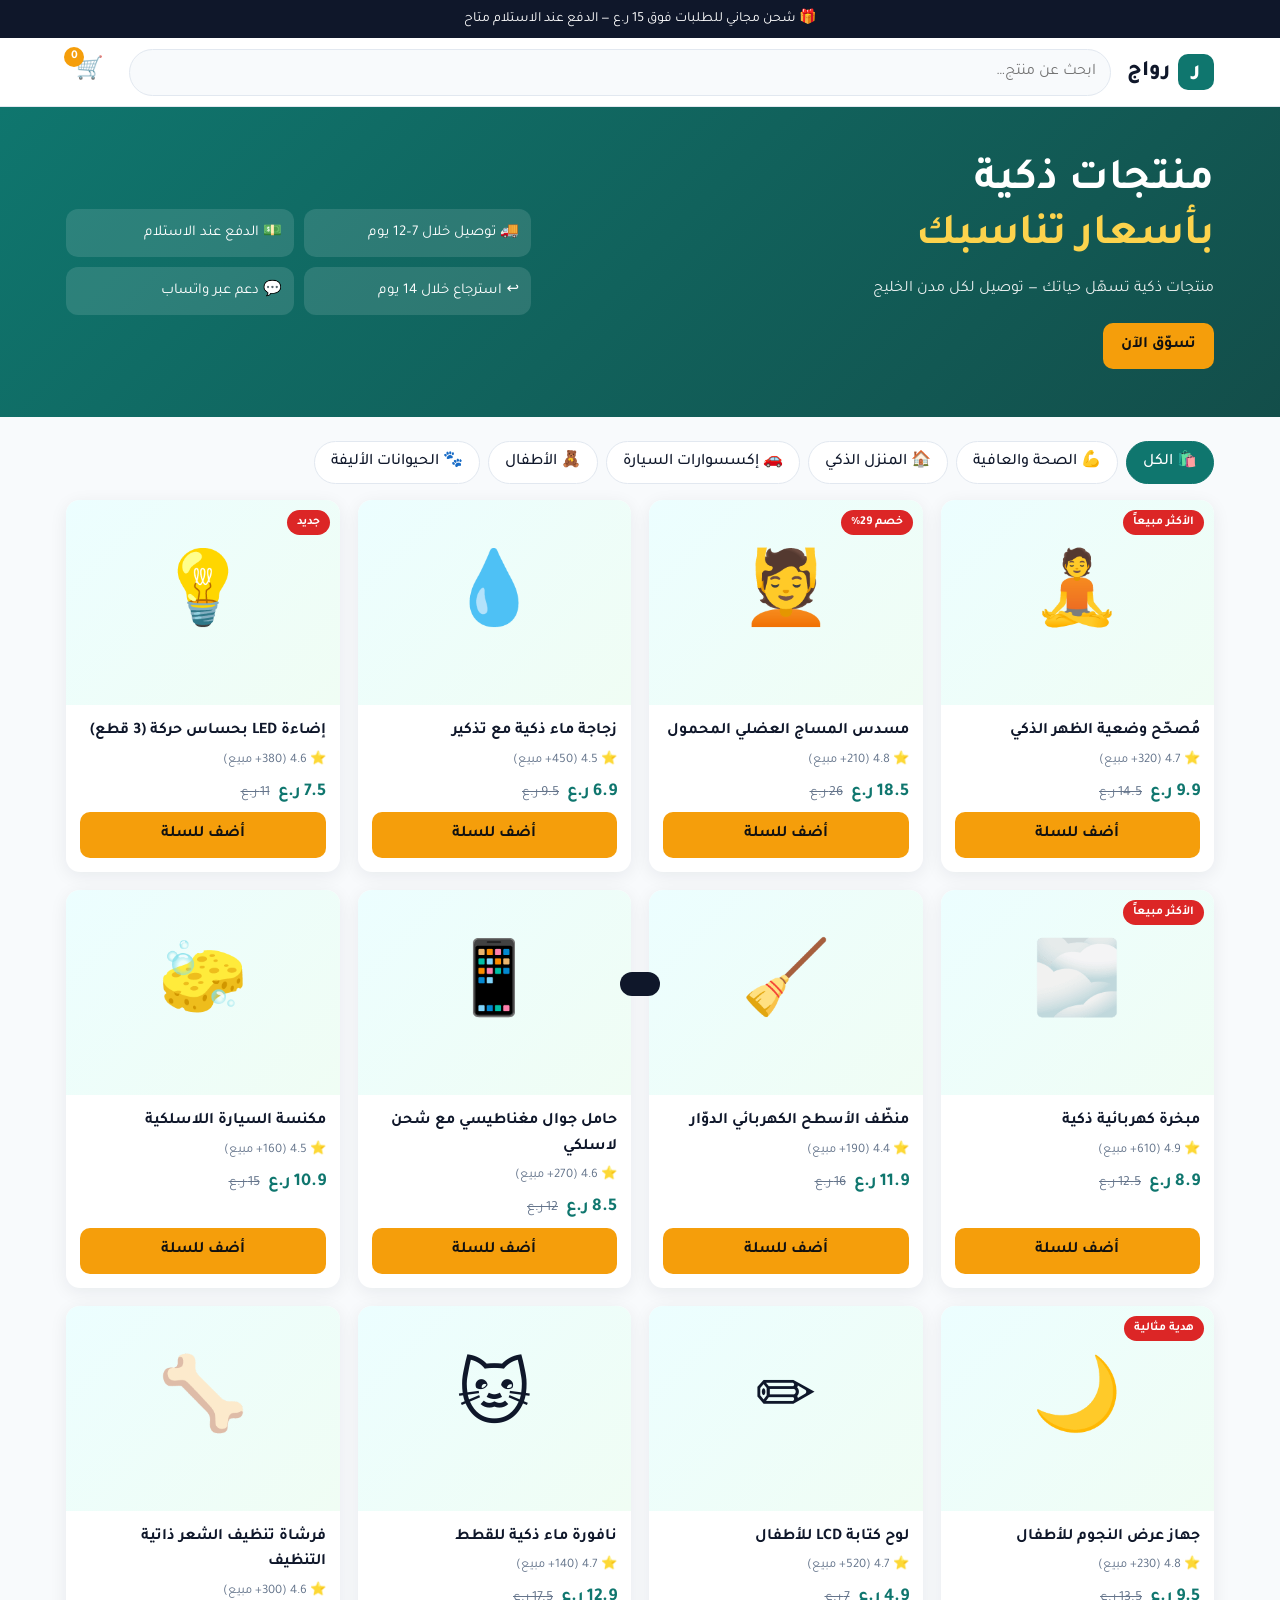
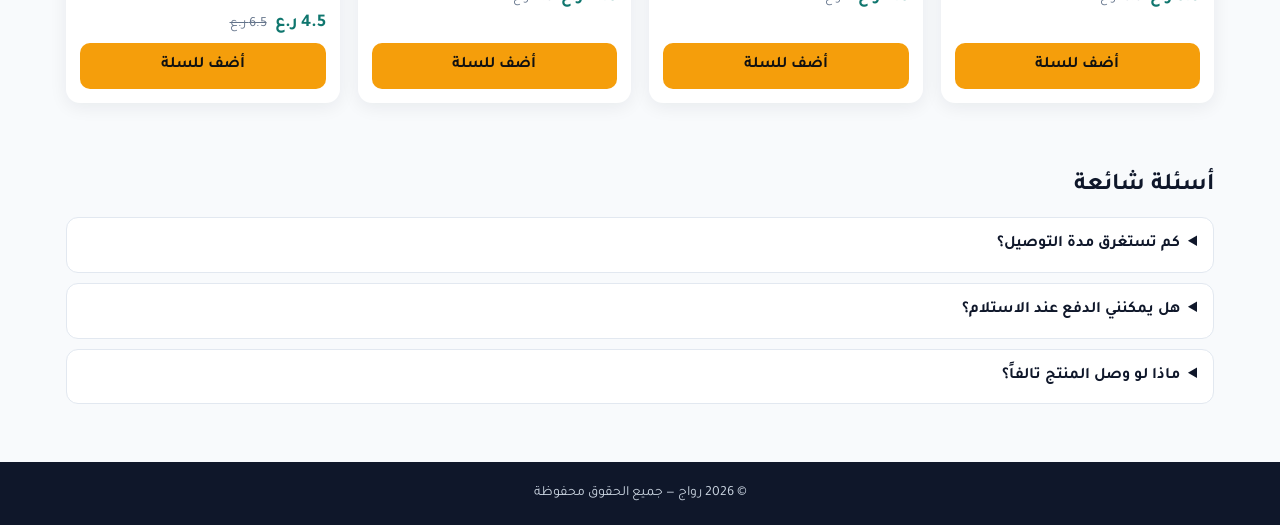
<file: index.html>
<!doctype html>
<html lang="ar" dir="rtl">
<head>
  <meta charset="utf-8">
  <meta name="viewport" content="width=device-width, initial-scale=1">
  <title>متجر رواج | منتجات ذكية</title>
  <meta name="description" content="متجر إلكتروني لمنتجات ذكية مختارة مع توصيل لدول الخليج والدفع عند الاستلام.">
  <link rel="preconnect" href="https://fonts.googleapis.com">
  <link href="https://fonts.googleapis.com/css2?family=Tajawal:wght@400;500;700;800&display=swap" rel="stylesheet">
  <link rel="stylesheet" href="css/style.css">
</head>
<body>
  <div class="topbar" id="topbar"></div>

  <header class="header">
    <div class="container header-inner">
      <a class="logo" href="#"><span class="logo-mark">ر</span><span id="storeName"></span></a>
      <div class="search">
        <input id="search" type="search" placeholder="ابحث عن منتج…" aria-label="بحث">
      </div>
      <button class="cart-btn" id="openCart" aria-label="السلة">
        🛒 <span class="cart-count" id="cartCount">0</span>
      </button>
    </div>
  </header>

  <section class="hero">
    <div class="container hero-inner">
      <div>
        <h1>منتجات ذكية<br><span>بأسعار تناسبك</span></h1>
        <p id="tagline"></p>
        <a href="#shop" class="btn btn-primary">تسوّق الآن</a>
      </div>
      <ul class="trust">
        <li>🚚 توصيل خلال 7–12 يوم</li>
        <li>💵 الدفع عند الاستلام</li>
        <li>↩️ استرجاع خلال 14 يوم</li>
        <li>💬 دعم عبر واتساب</li>
      </ul>
    </div>
  </section>

  <main class="container" id="shop">
    <nav class="cats" id="cats"></nav>
    <div class="grid" id="grid"></div>
    <p class="empty" id="empty" hidden>لا توجد منتجات مطابقة.</p>
  </main>

  <section class="container faq">
    <h2>أسئلة شائعة</h2>
    <details><summary>كم تستغرق مدة التوصيل؟</summary><p>من 7 إلى 12 يوم عمل لجميع ولايات عُمان ودول الخليج، ونرسل لك رقم التتبع عبر واتساب.</p></details>
    <details><summary>هل يمكنني الدفع عند الاستلام؟</summary><p>نعم، الدفع عند الاستلام متاح برسوم رمزية.</p></details>
    <details><summary>ماذا لو وصل المنتج تالفاً؟</summary><p>راسلنا بصورة المنتج خلال 48 ساعة من الاستلام ونرسل بديلاً أو نعيد المبلغ كاملاً.</p></details>
  </section>

  <footer class="footer">
    <div class="container">© <span id="year"></span> <span class="store-name"></span> — جميع الحقوق محفوظة</div>
  </footer>

  <!-- نافذة المنتج -->
  <div class="modal" id="productModal" hidden>
    <div class="modal-box">
      <button class="close" data-close aria-label="إغلاق">✕</button>
      <div id="productBody"></div>
    </div>
  </div>

  <!-- السلة -->
  <aside class="drawer" id="cart" hidden>
    <div class="drawer-box">
      <div class="drawer-head">
        <h3>سلة المشتريات</h3>
        <button class="close" data-close aria-label="إغلاق">✕</button>
      </div>
      <div id="cartItems" class="cart-items"></div>
      <div class="cart-summary" id="cartSummary"></div>
      <form id="checkout" class="checkout" hidden>
        <h4>بيانات التوصيل</h4>
        <input name="name" required placeholder="الاسم الكامل">
        <input name="phone" required type="tel" placeholder="رقم الجوال">
        <select name="country" required>
          <option>عُمان</option><option>الإمارات</option><option>السعودية</option>
          <option>قطر</option><option>الكويت</option><option>البحرين</option>
        </select>
        <input name="city" required placeholder="المدينة / الولاية">
        <input name="address" required placeholder="العنوان التفصيلي">
        <label class="radio"><input type="radio" name="pay" value="cod" checked> الدفع عند الاستلام</label>
        <label class="radio"><input type="radio" name="pay" value="transfer"> تحويل بنكي</label>
        <button class="btn btn-primary btn-block" type="submit">إرسال الطلب عبر واتساب ✅</button>
        <p class="hint" id="waFallback" hidden>لم يُفتح واتساب تلقائياً.
          <a class="btn btn-primary btn-block" target="_blank" rel="noopener" href="#">افتح واتساب لإرسال الطلب</a></p>
      </form>
    </div>
  </aside>

  <div class="toast" id="toast"></div>

  <script src="js/products.js"></script>
  <script src="js/app.js"></script>
</body>
</html>
</file>
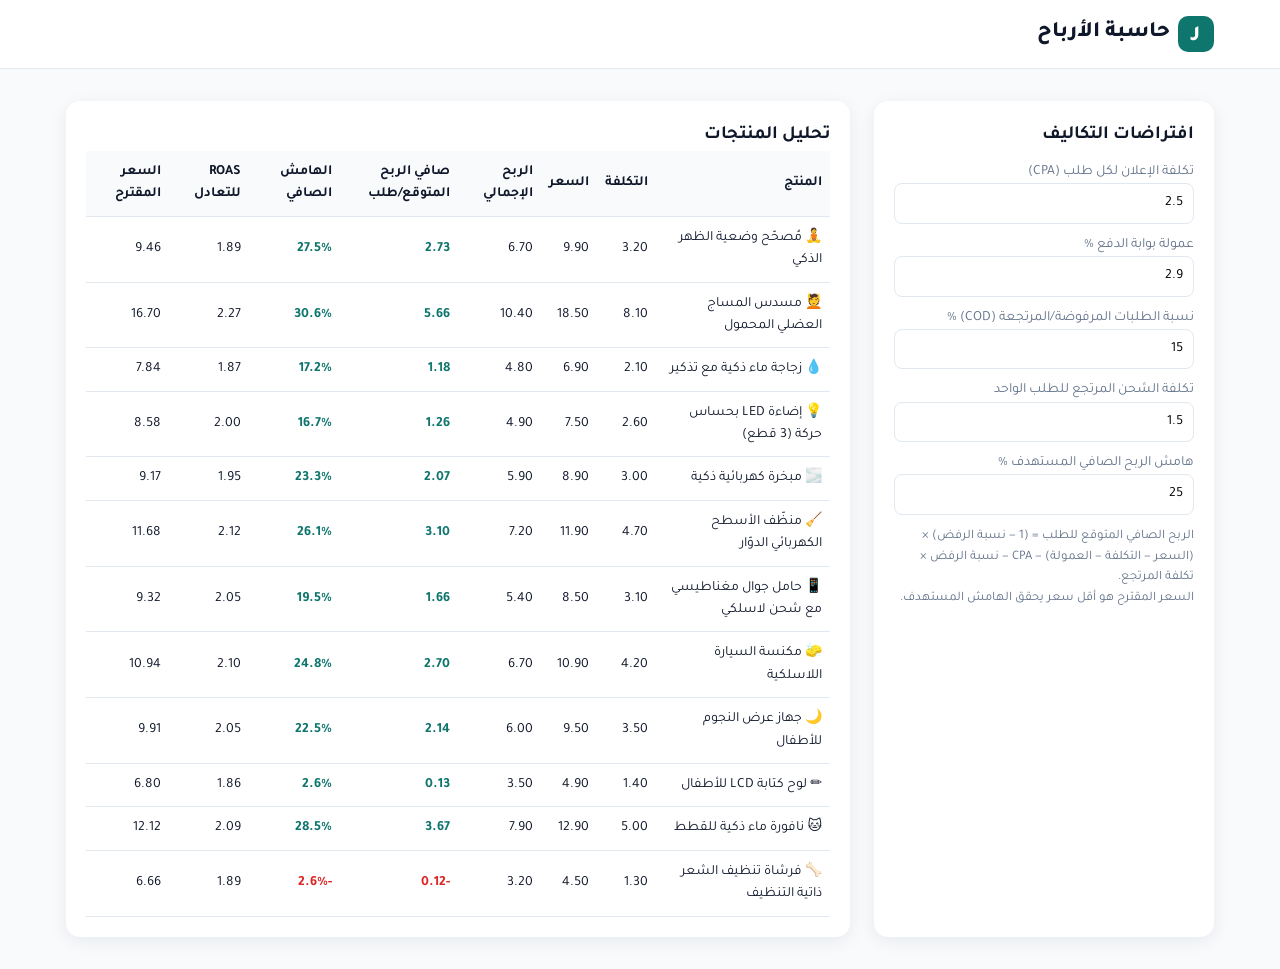
<file: profit.html>
<!doctype html>
<html lang="ar" dir="rtl">
<head>
  <meta charset="utf-8">
  <meta name="viewport" content="width=device-width, initial-scale=1">
  <title>حاسبة أرباح الدروبشيبنغ</title>
  <meta name="robots" content="noindex">
  <link href="https://fonts.googleapis.com/css2?family=Tajawal:wght@400;500;700;800&display=swap" rel="stylesheet">
  <link rel="stylesheet" href="css/style.css">
  <style>
    .calc { display: grid; grid-template-columns: 340px 1fr; gap: 24px; padding: 32px 16px; }
    .panel { background: var(--card); border-radius: var(--radius); box-shadow: var(--shadow); padding: 20px; }
    .panel label { display: block; font-size: 14px; color: var(--muted); margin-top: 10px; }
    .panel input { width: 100%; padding: 8px 10px; border: 1px solid var(--border); border-radius: 8px; }
    table { width: 100%; border-collapse: collapse; font-size: 14px; }
    th, td { padding: 10px 8px; border-bottom: 1px solid var(--border); text-align: right; }
    th { background: var(--bg); position: sticky; top: 0; }
    .neg { color: var(--danger); font-weight: 700; }
    .pos { color: var(--primary); font-weight: 700; }
    .tbl-wrap { overflow-x: auto; }
    .note { font-size: 13px; color: var(--muted); margin-top: 12px; }
    @media (max-width: 860px) { .calc { grid-template-columns: 1fr; } }
  </style>
</head>
<body>
  <header class="header"><div class="container header-inner">
    <a class="logo" href="index.html"><span class="logo-mark">ر</span>حاسبة الأرباح</a>
  </div></header>

  <main class="container calc">
    <section class="panel">
      <h3>افتراضات التكاليف</h3>
      <label>تكلفة الإعلان لكل طلب (CPA) <input id="cpa" type="number" step="0.1" value="2.5"></label>
      <label>عمولة بوابة الدفع % <input id="fee" type="number" step="0.1" value="2.9"></label>
      <label>نسبة الطلبات المرفوضة/المرتجعة (COD) % <input id="rto" type="number" step="1" value="15"></label>
      <label>تكلفة الشحن المرتجع للطلب الواحد <input id="rtoCost" type="number" step="0.1" value="1.5"></label>
      <label>هامش الربح الصافي المستهدف % <input id="target" type="number" step="1" value="25"></label>
      <p class="note">
        الربح الصافي المتوقع للطلب = (1 − نسبة الرفض) × (السعر − التكلفة − العمولة) − CPA − نسبة الرفض × تكلفة المرتجع.
        <br>السعر المقترح هو أقل سعر يحقق الهامش المستهدف.
      </p>
    </section>

    <section class="panel tbl-wrap">
      <h3>تحليل المنتجات</h3>
      <table>
        <thead><tr>
          <th>المنتج</th><th>التكلفة</th><th>السعر</th><th>الربح الإجمالي</th>
          <th>صافي الربح المتوقع/طلب</th><th>الهامش الصافي</th><th>ROAS للتعادل</th><th>السعر المقترح</th>
        </tr></thead>
        <tbody id="rows"></tbody>
      </table>
    </section>
  </main>

  <script src="js/products.js"></script>
  <script>
    const ids = ["cpa", "fee", "rto", "rtoCost", "target"];
    const v = (id) => parseFloat(document.getElementById(id).value) || 0;
    const f = (n) => n.toFixed(2);

    function netProfit(price, cost, a) {
      const accepted = 1 - a.rto;
      return accepted * (price - cost - price * a.fee) - a.cpa - a.rto * a.rtoCost;
    }

    function render() {
      const a = { cpa: v("cpa"), fee: v("fee") / 100, rto: v("rto") / 100, rtoCost: v("rtoCost"), target: v("target") / 100 };
      document.getElementById("rows").innerHTML = PRODUCTS.map((p) => {
        const gross = p.price - p.cost;
        const net = netProfit(p.price, p.cost, a);
        const margin = net / p.price;
        // ROAS للتعادل = السعر ÷ (أقصى إنفاق إعلاني ممكن قبل الخسارة)
        const maxAd = net + a.cpa;
        const beRoas = maxAd > 0 ? f(p.price / maxAd) : "—";
        // حل معادلة السعر الذي يحقق الهامش المستهدف: net(P) = target × P
        const k = (1 - a.rto) * (1 - a.fee) - a.target;
        const suggested = k > 0 ? ((1 - a.rto) * p.cost + a.cpa + a.rto * a.rtoCost) / k : NaN;
        return `<tr>
          <td>${p.icon} ${p.name}</td>
          <td>${f(p.cost)}</td><td>${f(p.price)}</td><td>${f(gross)}</td>
          <td class="${net < 0 ? "neg" : "pos"}">${f(net)}</td>
          <td class="${margin < 0 ? "neg" : "pos"}">${(margin * 100).toFixed(1)}%</td>
          <td>${beRoas}</td>
          <td>${isNaN(suggested) ? "—" : f(suggested)}</td>
        </tr>`;
      }).join("");
    }
    ids.forEach((id) => document.getElementById(id).addEventListener("input", render));
    render();
  </script>
</body>
</html>
</file>
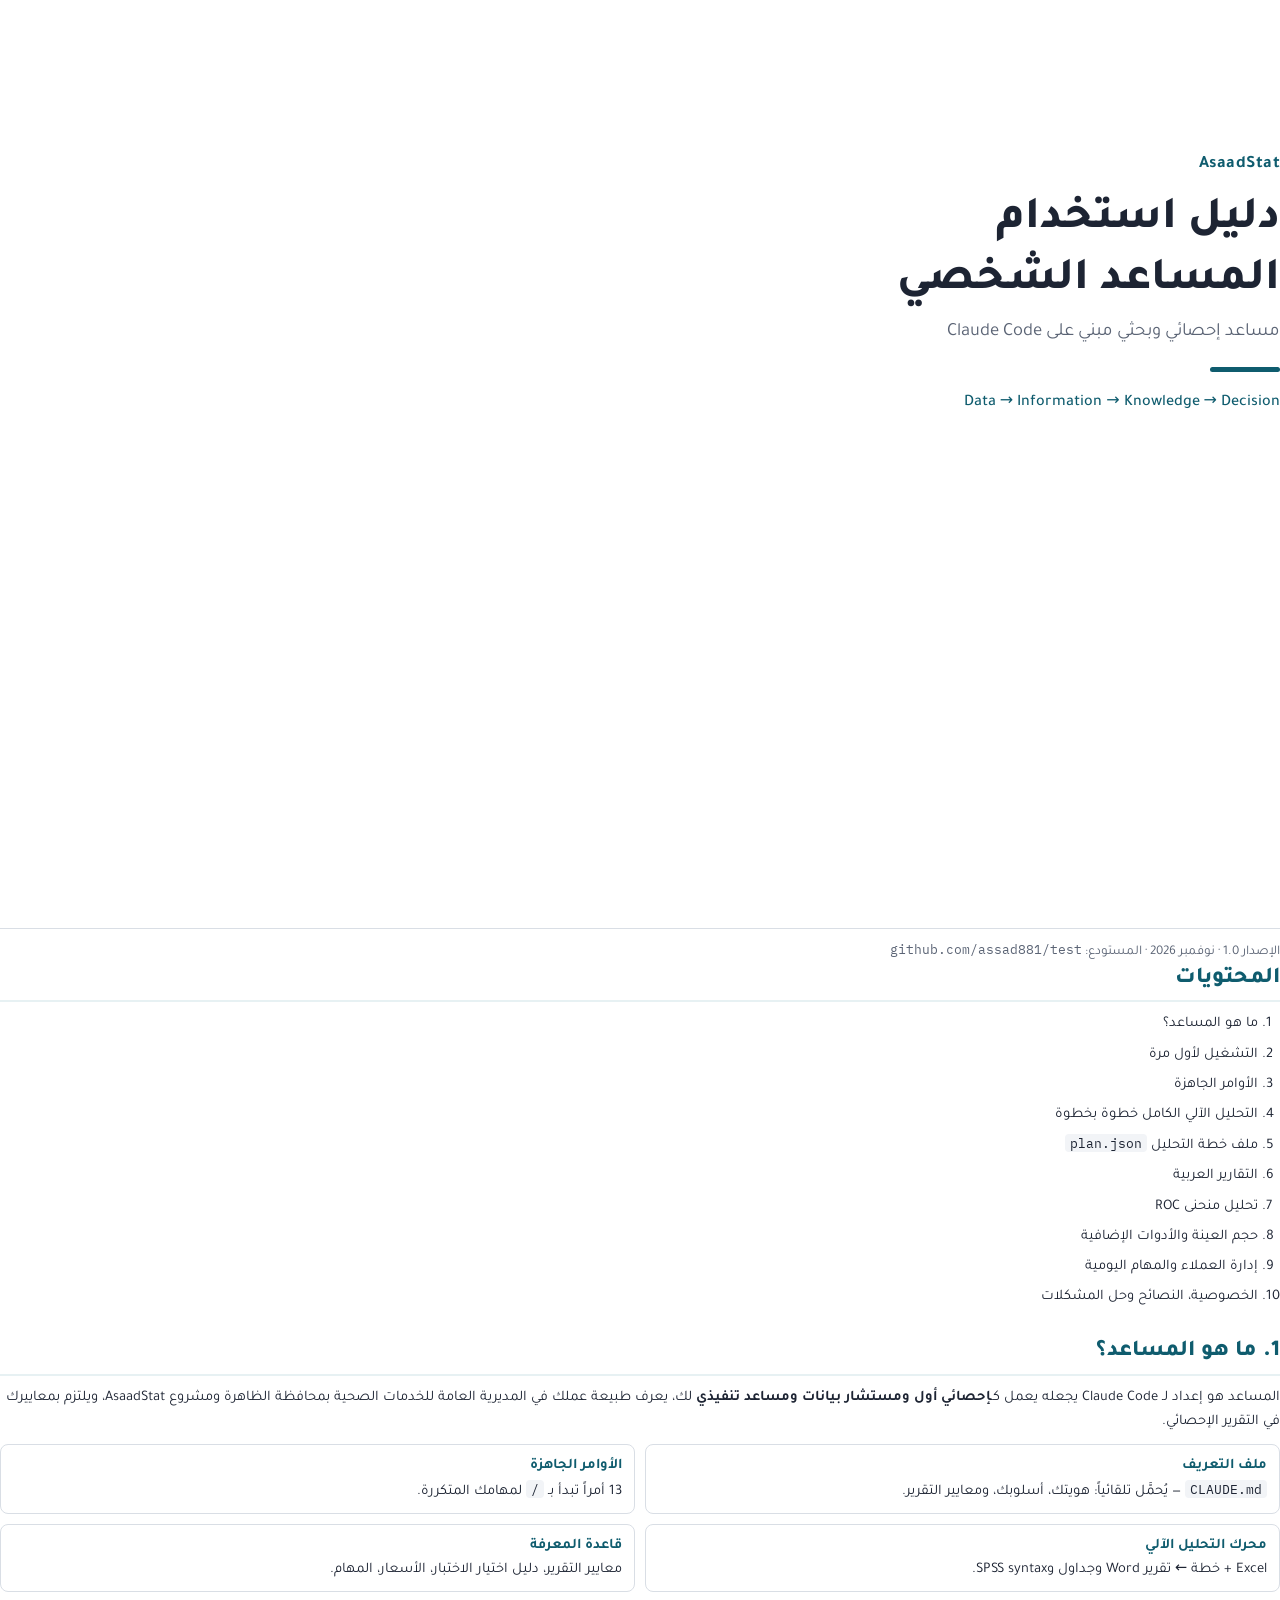
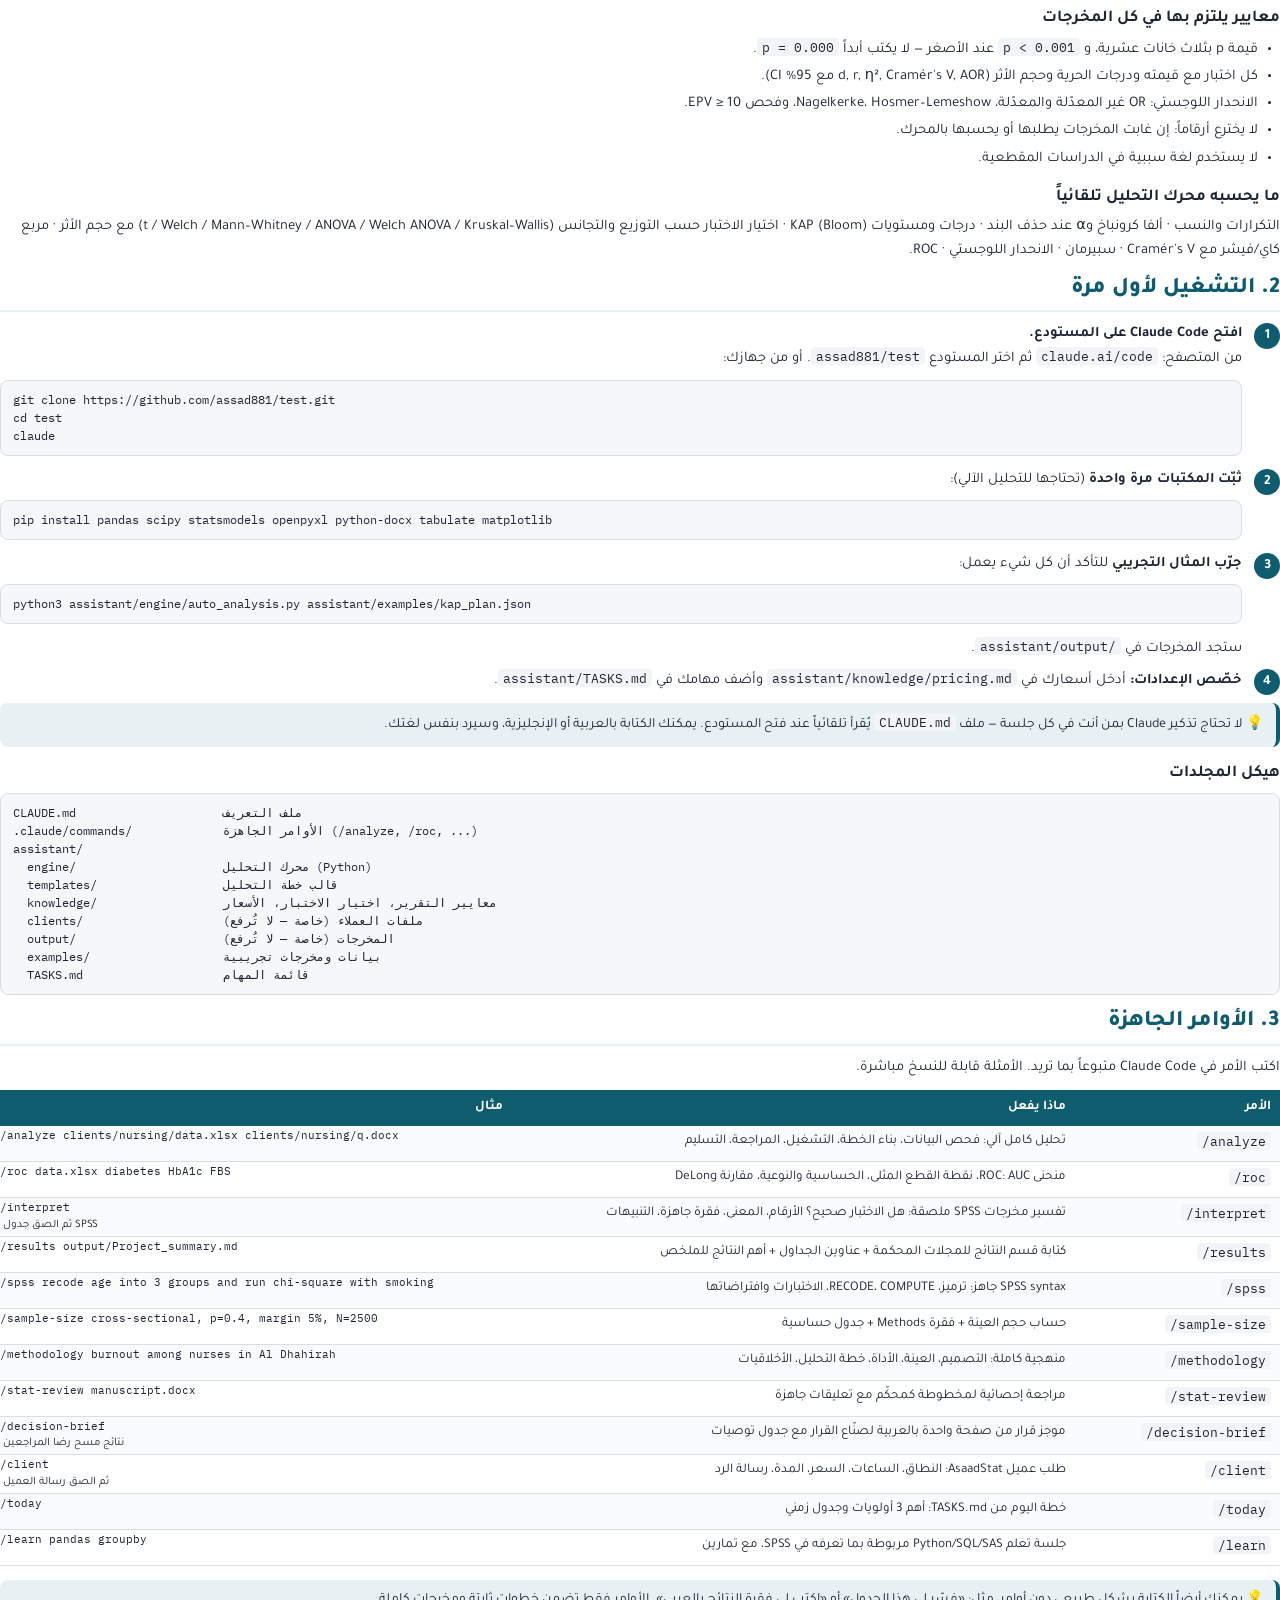
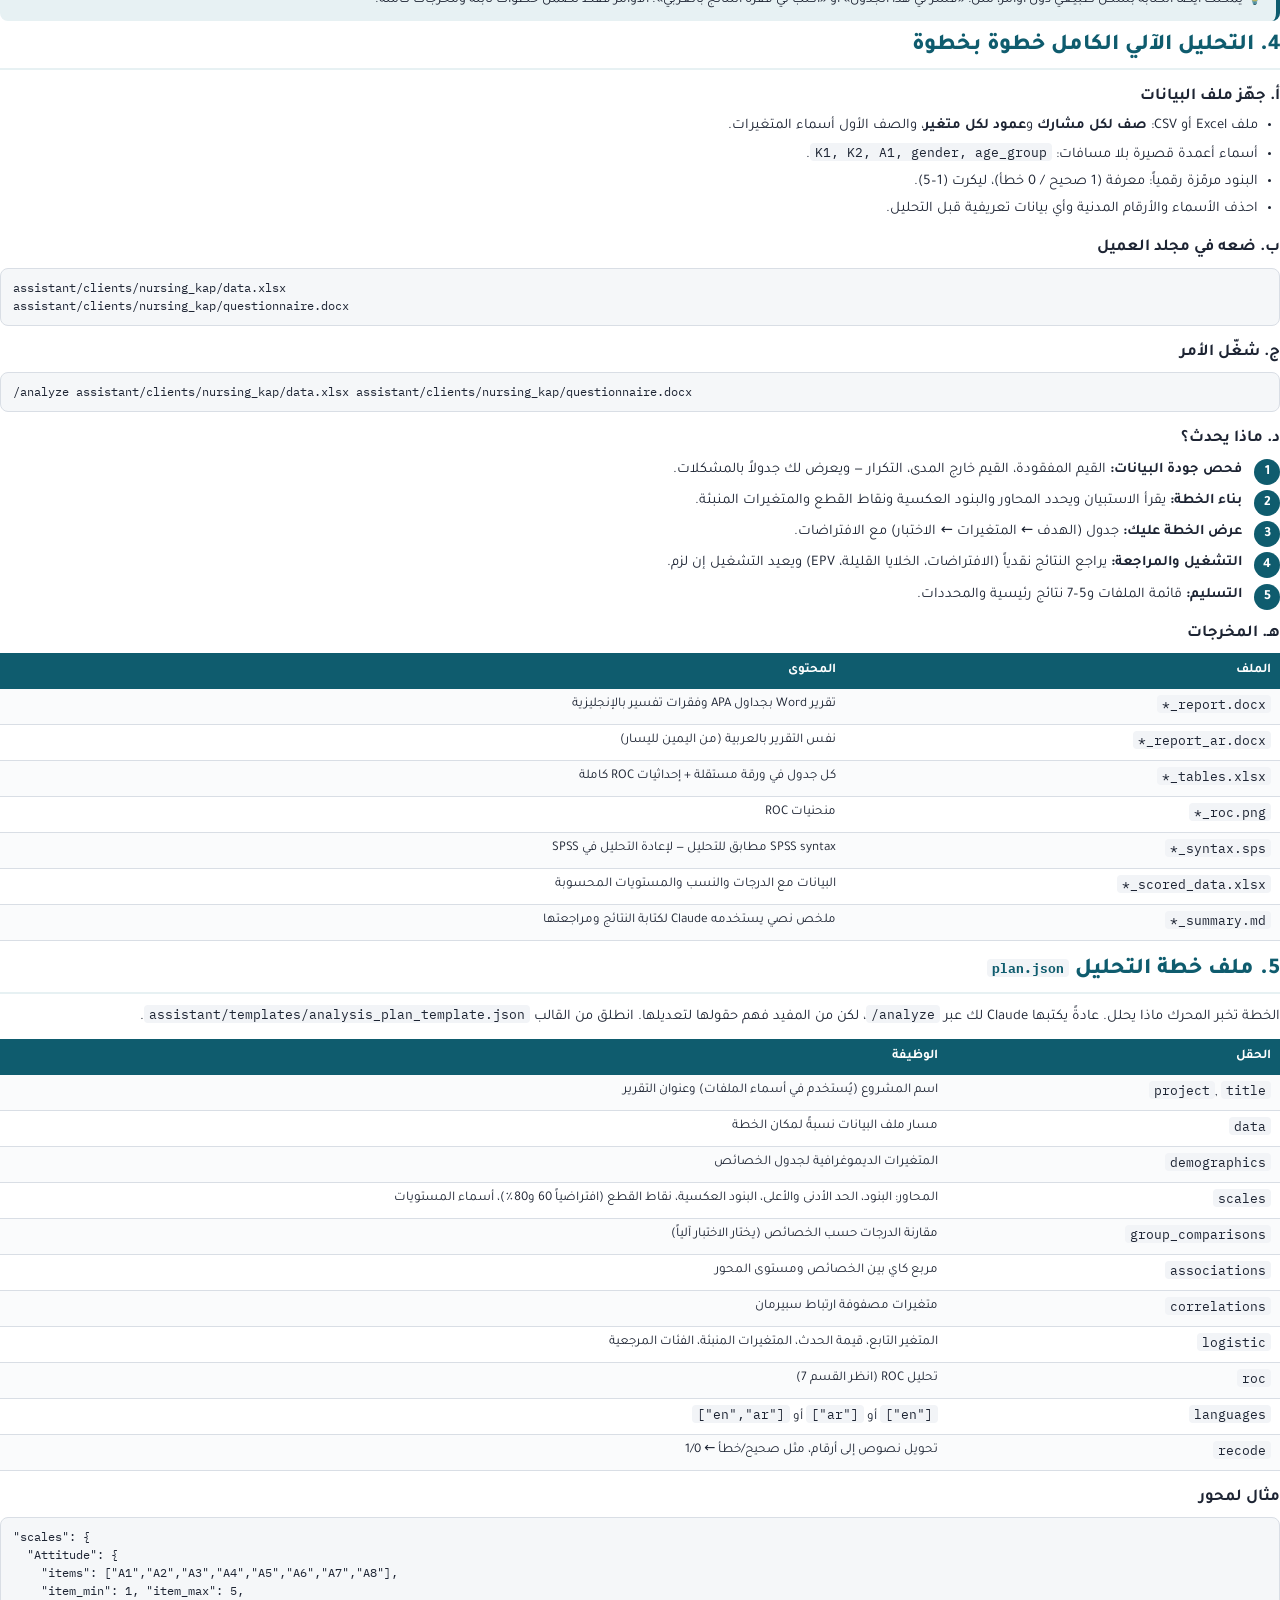
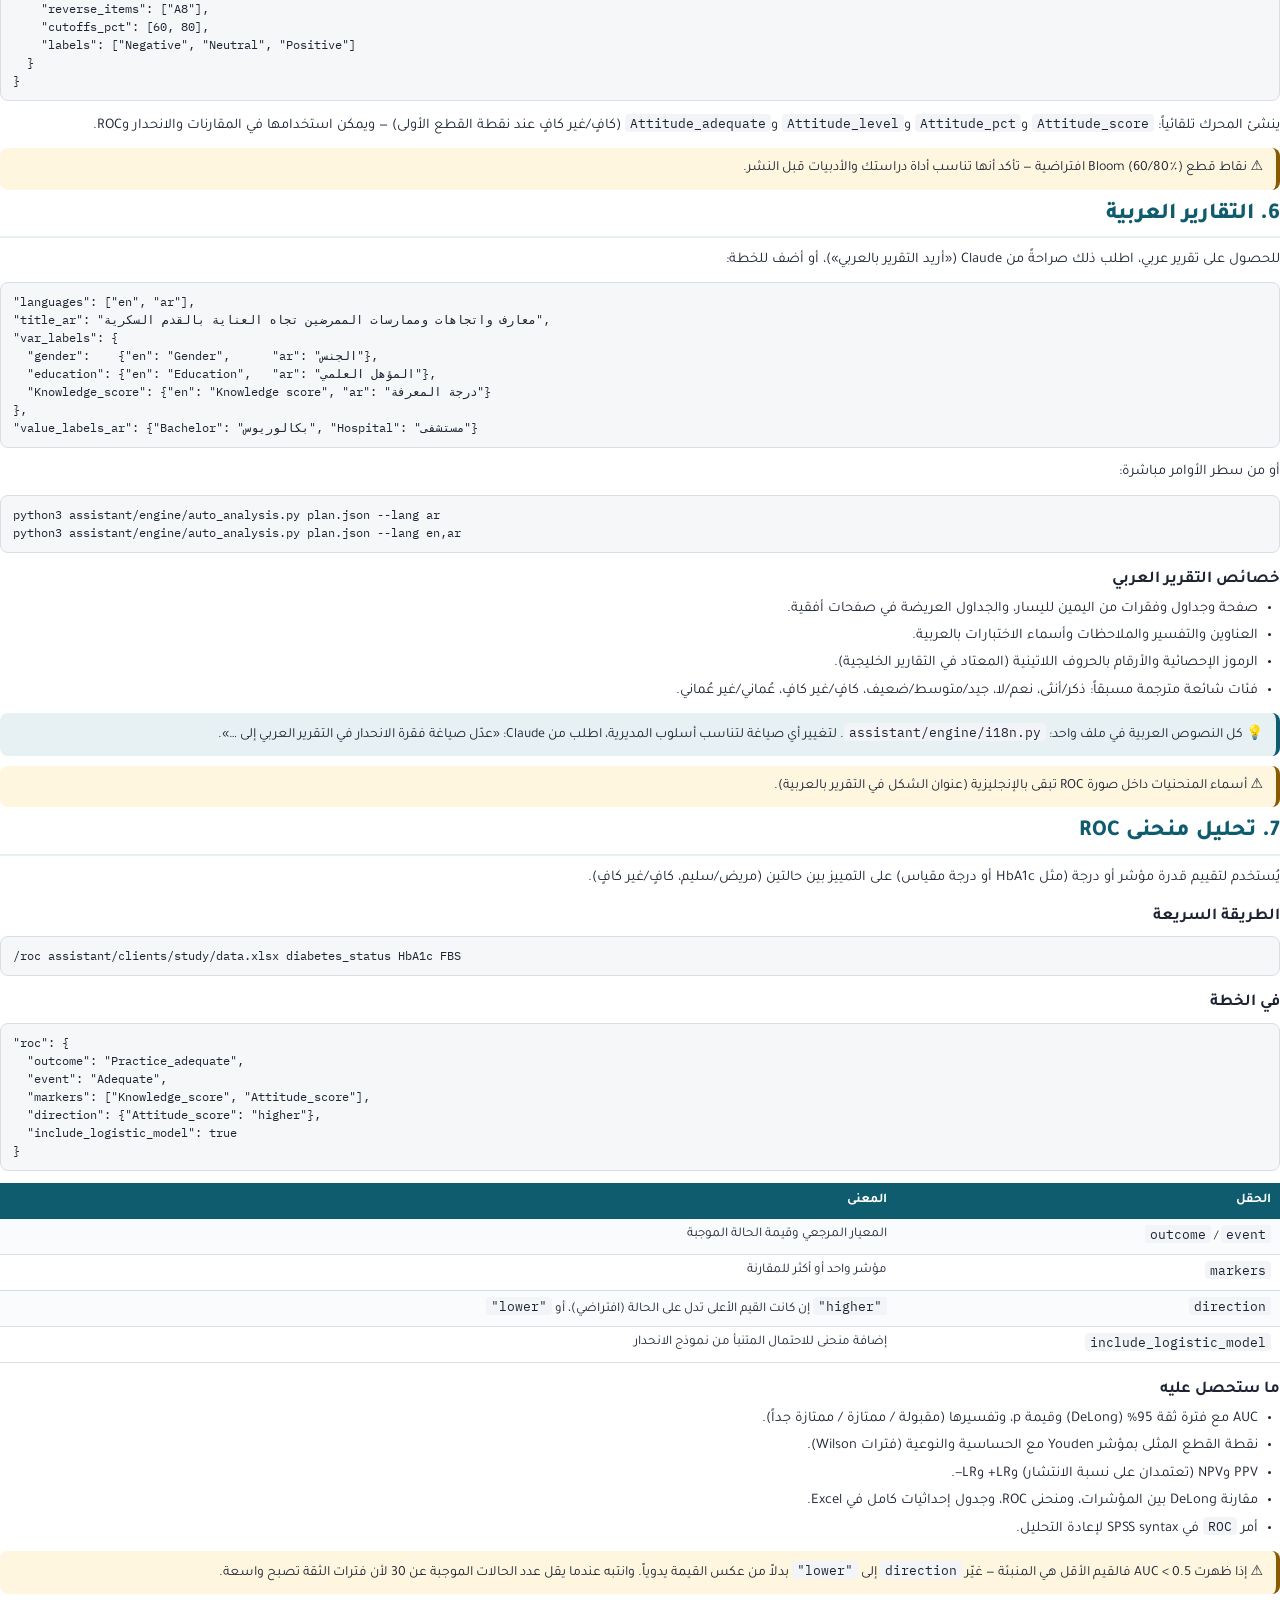
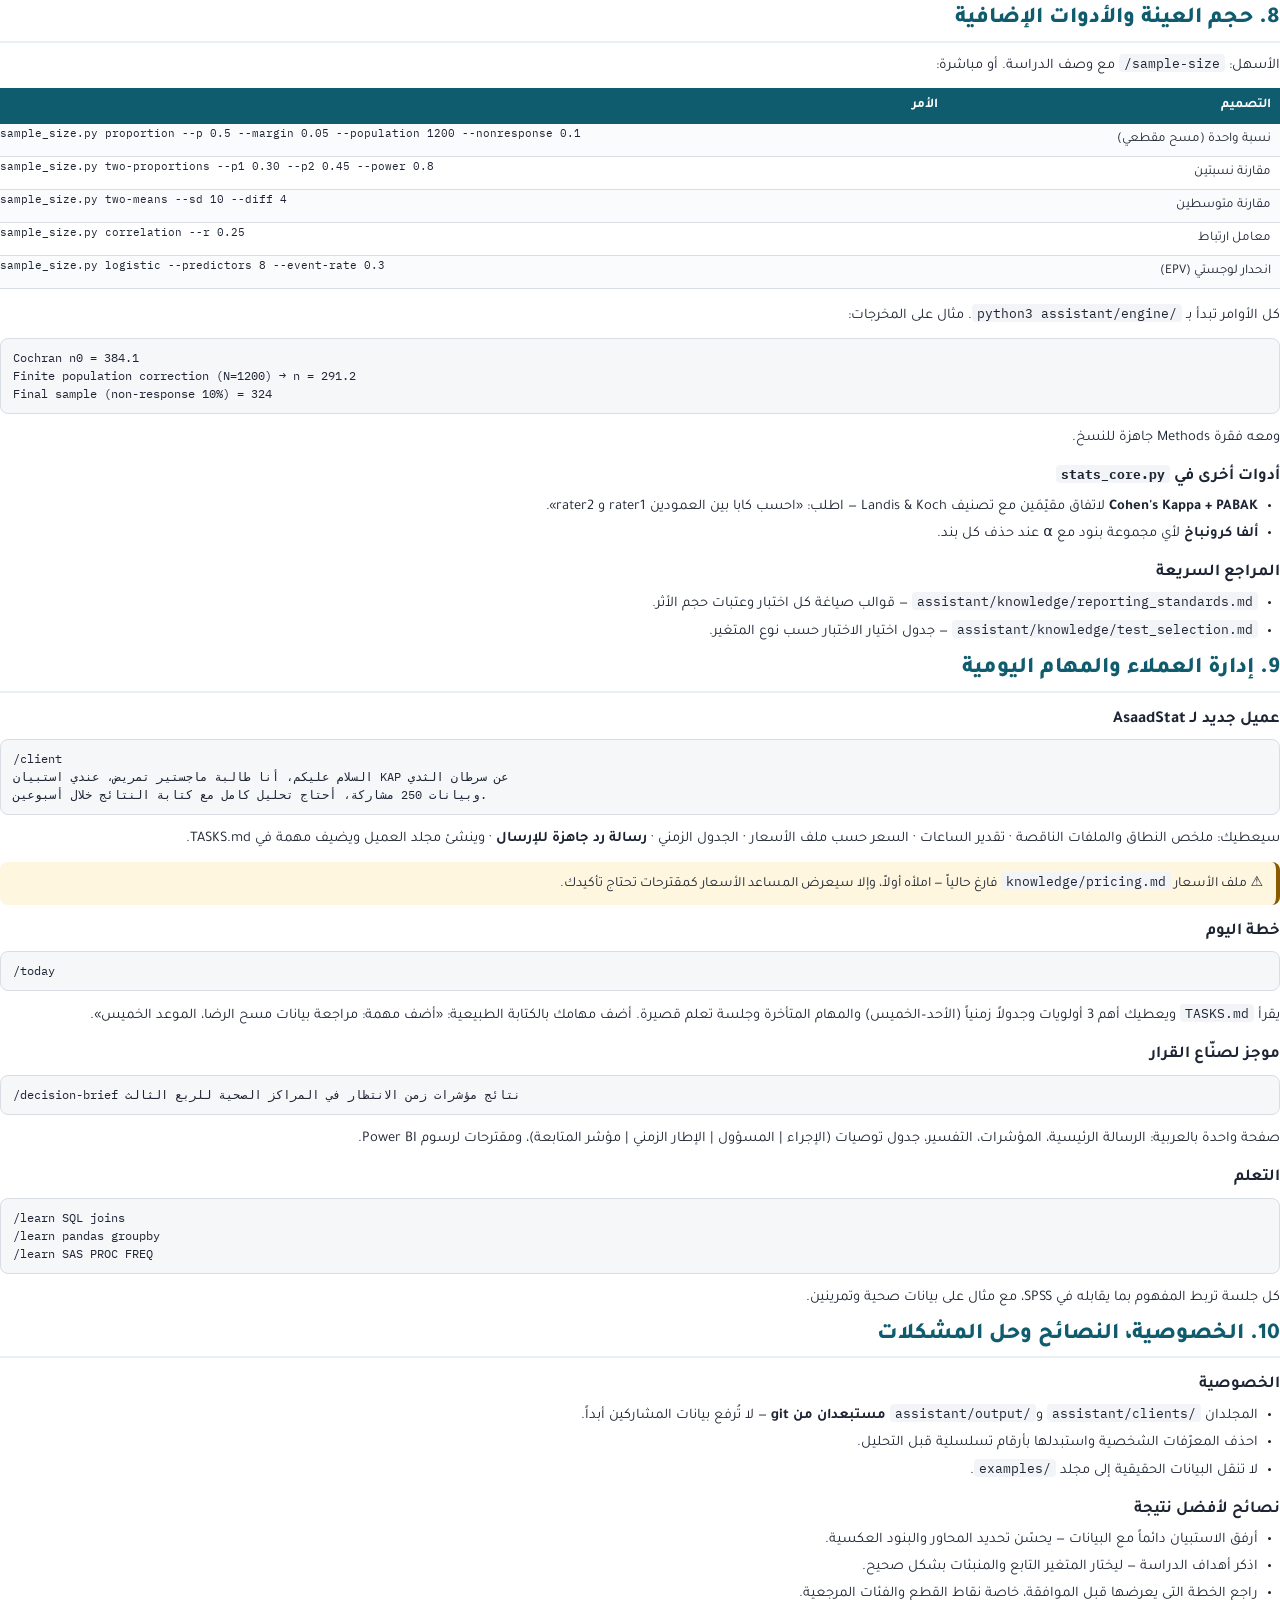
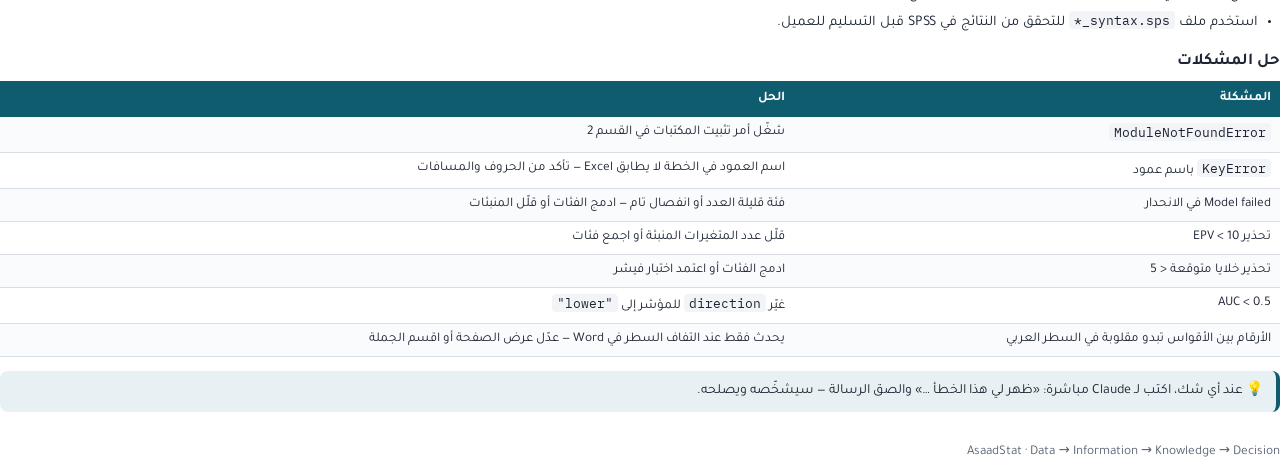
<file: assistant/docs/user_guide.html>
<!doctype html>
<html lang="ar" dir="rtl">
<head>
<meta charset="utf-8">
<title>دليل استخدام مساعد AsaadStat</title>
<link href="https://fonts.googleapis.com/css2?family=Tajawal:wght@400;500;700;800&family=IBM+Plex+Mono:wght@400;500&display=swap" rel="stylesheet">
<style>
  :root { --ink:#1d2433; --muted:#5b6475; --brand:#0f5c6e; --brand2:#e7f1f3; --line:#d9dee5; --warn:#8a5a00; --warnbg:#fff6e0; }
  @page { size: A4; margin: 18mm 16mm 18mm 16mm; }
  * { box-sizing: border-box; }
  body { font-family: 'Tajawal', 'DejaVu Sans', sans-serif; color: var(--ink); font-size: 11pt; line-height: 1.65; margin: 0; background:#fff; }
  code, pre, .ltr { font-family: 'IBM Plex Mono', 'DejaVu Sans Mono', monospace; direction: ltr; unicode-bidi: embed; }
  code { background: #f2f4f7; padding: 1px 5px; border-radius: 4px; font-size: 9.5pt; }
  pre { background: #f5f7f9; border: 1px solid var(--line); border-radius: 8px; padding: 10px 12px; font-size: 9pt; line-height: 1.5; text-align: left; white-space: pre-wrap; margin: 8px 0 12px; }
  h1, h2, h3 { line-height: 1.35; }
  h2 { color: var(--brand); font-size: 17pt; font-weight: 800; margin: 0 0 10px; padding-bottom: 6px; border-bottom: 2px solid var(--brand2); }
  h3 { font-size: 12.5pt; font-weight: 700; margin: 16px 0 6px; }
  p { margin: 6px 0 10px; }
  section { page-break-before: always; }
  table { width: 100%; border-collapse: collapse; margin: 8px 0 14px; font-size: 10pt; }
  th { background: var(--brand); color: #fff; font-weight: 700; text-align: right; padding: 7px 9px; }
  td { border-bottom: 1px solid var(--line); padding: 5px 9px; vertical-align: top; }
  tr:nth-child(even) td { background: #fafbfc; }
  td code { white-space: nowrap; }
  td.ex code, td.ex { display:block; direction:ltr; text-align:left; white-space:pre-wrap; word-break:break-word; font-size:8.6pt; background:none; padding:0; }
  td.ex { display:table-cell; }
  .tip, .warn { border-radius: 8px; padding: 9px 13px; margin: 10px 0; font-size: 10.5pt; }
  .tip { background: var(--brand2); border-right: 4px solid var(--brand); }
  .warn { background: var(--warnbg); border-right: 4px solid var(--warn); }
  ol, ul { margin: 4px 0 10px; padding-right: 22px; }
  li { margin: 3px 0; }
  .steps { counter-reset: s; list-style: none; padding: 0; }
  .steps li { counter-increment: s; position: relative; padding-right: 38px; margin: 7px 0; }
  .steps li::before { content: counter(s); position: absolute; right: 0; top: 1px; width: 26px; height: 26px; border-radius: 50%; background: var(--brand); color: #fff; font-weight: 700; text-align: center; line-height: 27px; font-size: 10.5pt; }

  /* cover */
  .cover { height: 255mm; display: flex; flex-direction: column; justify-content: space-between; }
  .cover .top { margin-top: 40mm; }
  .brand { font-size: 13pt; font-weight: 700; color: var(--brand); letter-spacing: .5px; }
  .cover h1 { font-size: 34pt; font-weight: 800; margin: 10px 0 6px; }
  .cover .sub { font-size: 14pt; color: var(--muted); }
  .cover .bar { width: 70px; height: 5px; background: var(--brand); border-radius: 3px; margin: 18px 0; }
  .cover .motto { font-size: 12pt; color: var(--brand); font-weight: 500; }
  .cover .meta { font-size: 10pt; color: var(--muted); border-top: 1px solid var(--line); padding-top: 10px; }
  .toc { margin-top: 8px; }
  .toc li { margin: 6px 0; }
  .grid { display: grid; grid-template-columns: 1fr 1fr; gap: 10px; margin: 10px 0; }
  .card { border: 1px solid var(--line); border-radius: 8px; padding: 9px 12px; }
  .card b { color: var(--brand); }
</style>
</head>
<body>

<!-- ============ COVER ============ -->
<div class="cover">
  <div class="top">
    <div class="brand">AsaadStat</div>
    <h1>دليل استخدام<br>المساعد الشخصي</h1>
    <div class="sub">مساعد إحصائي وبحثي مبني على Claude Code</div>
    <div class="bar"></div>
    <div class="motto">Data → Information → Knowledge → Decision</div>
  </div>
  <div class="meta">
    الإصدار 1.0 · نوفمبر 2026 · المستودع: <span class="ltr">github.com/assad881/test</span>
  </div>
</div>

<!-- ============ CONTENTS ============ -->
<section>
  <h2>المحتويات</h2>
  <ol class="toc">
    <li>ما هو المساعد؟</li>
    <li>التشغيل لأول مرة</li>
    <li>الأوامر الجاهزة</li>
    <li>التحليل الآلي الكامل خطوة بخطوة</li>
    <li>ملف خطة التحليل <code>plan.json</code></li>
    <li>التقارير العربية</li>
    <li>تحليل منحنى ROC</li>
    <li>حجم العينة والأدوات الإضافية</li>
    <li>إدارة العملاء والمهام اليومية</li>
    <li>الخصوصية، النصائح وحل المشكلات</li>
  </ol>

  <h2 style="margin-top:28px">1. ما هو المساعد؟</h2>
  <p>المساعد هو إعداد لـ Claude Code يجعله يعمل كـ<b>إحصائي أول ومستشار بيانات ومساعد تنفيذي</b> لك، يعرف طبيعة عملك في المديرية العامة للخدمات الصحية بمحافظة الظاهرة ومشروع AsaadStat، ويلتزم بمعاييرك في التقرير الإحصائي.</p>
  <div class="grid">
    <div class="card"><b>ملف التعريف</b><br><code>CLAUDE.md</code> — يُحمَّل تلقائياً: هويتك، أسلوبك، ومعايير التقرير.</div>
    <div class="card"><b>الأوامر الجاهزة</b><br>13 أمراً تبدأ بـ <code>/</code> لمهامك المتكررة.</div>
    <div class="card"><b>محرك التحليل الآلي</b><br>Excel + خطة ← تقرير Word وجداول وSPSS syntax.</div>
    <div class="card"><b>قاعدة المعرفة</b><br>معايير التقرير، دليل اختيار الاختبار، الأسعار، المهام.</div>
  </div>
  <h3>معايير يلتزم بها في كل المخرجات</h3>
  <ul>
    <li>قيمة p بثلاث خانات عشرية، و <code>p &lt; 0.001</code> عند الأصغر — لا يكتب أبداً <code>p = 0.000</code>.</li>
    <li>كل اختبار مع قيمته ودرجات الحرية وحجم الأثر (d, r, η², Cramér's V, AOR مع 95% CI).</li>
    <li>الانحدار اللوجستي: OR غير المعدّلة والمعدّلة، Nagelkerke، Hosmer–Lemeshow، وفحص EPV ≥ 10.</li>
    <li>لا يخترع أرقاماً: إن غابت المخرجات يطلبها أو يحسبها بالمحرك.</li>
    <li>لا يستخدم لغة سببية في الدراسات المقطعية.</li>
  </ul>
  <h3>ما يحسبه محرك التحليل تلقائياً</h3>
  <p>التكرارات والنسب · ألفا كرونباخ وα عند حذف البند · درجات ومستويات KAP (Bloom) · اختيار الاختبار حسب التوزيع والتجانس (t / Welch / Mann–Whitney / ANOVA / Welch ANOVA / Kruskal–Wallis) مع حجم الأثر · مربع كاي/فيشر مع Cramér's V · سبيرمان · الانحدار اللوجستي · ROC.</p>
</section>

<!-- ============ SETUP ============ -->
<section>
  <h2>2. التشغيل لأول مرة</h2>
  <ol class="steps">
    <li><b>افتح Claude Code على المستودع.</b><br>من المتصفح: <code>claude.ai/code</code> ثم اختر المستودع <code>assad881/test</code>. أو من جهازك:
<pre>git clone https://github.com/assad881/test.git
cd test
claude</pre></li>
    <li><b>ثبّت المكتبات مرة واحدة</b> (تحتاجها للتحليل الآلي):
<pre>pip install pandas scipy statsmodels openpyxl python-docx tabulate matplotlib</pre></li>
    <li><b>جرّب المثال التجريبي</b> للتأكد أن كل شيء يعمل:
<pre>python3 assistant/engine/auto_analysis.py assistant/examples/kap_plan.json</pre>
    ستجد المخرجات في <code>assistant/output/</code>.</li>
    <li><b>خصّص الإعدادات:</b> أدخل أسعارك في <code>assistant/knowledge/pricing.md</code> وأضف مهامك في <code>assistant/TASKS.md</code>.</li>
  </ol>
  <div class="tip">💡 لا تحتاج تذكير Claude بمن أنت في كل جلسة — ملف <code>CLAUDE.md</code> يُقرأ تلقائياً عند فتح المستودع. يمكنك الكتابة بالعربية أو الإنجليزية، وسيرد بنفس لغتك.</div>

  <h3>هيكل المجلدات</h3>
<pre>CLAUDE.md                     ملف التعريف
.claude/commands/             الأوامر الجاهزة (/analyze, /roc, ...)
assistant/
  engine/                     محرك التحليل (Python)
  templates/                  قالب خطة التحليل
  knowledge/                  معايير التقرير، اختيار الاختبار، الأسعار
  clients/                    ملفات العملاء (خاصة — لا تُرفع)
  output/                     المخرجات (خاصة — لا تُرفع)
  examples/                   بيانات ومخرجات تجريبية
  TASKS.md                    قائمة المهام</pre>
</section>

<!-- ============ COMMANDS ============ -->
<section>
  <h2>3. الأوامر الجاهزة</h2>
  <p>اكتب الأمر في Claude Code متبوعاً بما تريد. الأمثلة قابلة للنسخ مباشرة.</p>
  <table>
    <tr><th style="width:16%">الأمر</th><th style="width:44%">ماذا يفعل</th><th>مثال</th></tr>
    <tr><td><code>/analyze</code></td><td>تحليل كامل آلي: فحص البيانات، بناء الخطة، التشغيل، المراجعة، التسليم</td><td class="ex"><code>/analyze clients/nursing/data.xlsx clients/nursing/q.docx</code></td></tr>
    <tr><td><code>/roc</code></td><td>منحنى ROC: AUC، نقطة القطع المثلى، الحساسية والنوعية، مقارنة DeLong</td><td class="ex"><code>/roc data.xlsx diabetes HbA1c FBS</code></td></tr>
    <tr><td><code>/interpret</code></td><td>تفسير مخرجات SPSS ملصقة: هل الاختبار صحيح؟ الأرقام، المعنى، فقرة جاهزة، التنبيهات</td><td class="ex"><code>/interpret</code> <span style="font-family:Tajawal">ثم الصق جدول SPSS</span></td></tr>
    <tr><td><code>/results</code></td><td>كتابة قسم النتائج للمجلات المحكمة + عناوين الجداول + أهم النتائج للملخص</td><td class="ex"><code>/results output/Project_summary.md</code></td></tr>
    <tr><td><code>/spss</code></td><td>SPSS syntax جاهز: ترميز، RECODE، COMPUTE، الاختبارات وافتراضاتها</td><td class="ex"><code>/spss recode age into 3 groups and run chi-square with smoking</code></td></tr>
    <tr><td><code>/sample-size</code></td><td>حساب حجم العينة + فقرة Methods + جدول حساسية</td><td class="ex"><code>/sample-size cross-sectional, p=0.4, margin 5%, N=2500</code></td></tr>
    <tr><td><code>/methodology</code></td><td>منهجية كاملة: التصميم، العينة، الأداة، خطة التحليل، الأخلاقيات</td><td class="ex"><code>/methodology burnout among nurses in Al Dhahirah</code></td></tr>
    <tr><td><code>/stat-review</code></td><td>مراجعة إحصائية لمخطوطة كمحكّم مع تعليقات جاهزة</td><td class="ex"><code>/stat-review manuscript.docx</code></td></tr>
    <tr><td><code>/decision-brief</code></td><td>موجز قرار من صفحة واحدة بالعربية لصنّاع القرار مع جدول توصيات</td><td class="ex"><code>/decision-brief</code> <span style="font-family:Tajawal">نتائج مسح رضا المراجعين</span></td></tr>
    <tr><td><code>/client</code></td><td>طلب عميل AsaadStat: النطاق، الساعات، السعر، المدة، رسالة الرد</td><td class="ex"><code>/client</code> <span style="font-family:Tajawal">ثم الصق رسالة العميل</span></td></tr>
    <tr><td><code>/today</code></td><td>خطة اليوم من TASKS.md: أهم 3 أولويات وجدول زمني</td><td class="ex"><code>/today</code></td></tr>
    <tr><td><code>/learn</code></td><td>جلسة تعلم Python/SQL/SAS مربوطة بما تعرفه في SPSS، مع تمارين</td><td class="ex"><code>/learn pandas groupby</code></td></tr>
  </table>
  <div class="tip">💡 يمكنك أيضاً الكتابة بشكل طبيعي دون أوامر، مثل: «فسّر لي هذا الجدول» أو «اكتب لي فقرة النتائج بالعربي». الأوامر فقط تضمن خطوات ثابتة ومخرجات كاملة.</div>
</section>

<!-- ============ ANALYZE ============ -->
<section>
  <h2>4. التحليل الآلي الكامل خطوة بخطوة</h2>
  <h3>أ. جهّز ملف البيانات</h3>
  <ul>
    <li>ملف Excel أو CSV: <b>صف لكل مشارك</b> و<b>عمود لكل متغير</b>، والصف الأول أسماء المتغيرات.</li>
    <li>أسماء أعمدة قصيرة بلا مسافات: <code>K1, K2, A1, gender, age_group</code>.</li>
    <li>البنود مرمّزة رقمياً: معرفة (1 صحيح / 0 خطأ)، ليكرت (1–5).</li>
    <li>احذف الأسماء والأرقام المدنية وأي بيانات تعريفية قبل التحليل.</li>
  </ul>
  <h3>ب. ضعه في مجلد العميل</h3>
<pre>assistant/clients/nursing_kap/data.xlsx
assistant/clients/nursing_kap/questionnaire.docx</pre>
  <h3>ج. شغّل الأمر</h3>
<pre>/analyze assistant/clients/nursing_kap/data.xlsx assistant/clients/nursing_kap/questionnaire.docx</pre>
  <h3>د. ماذا يحدث؟</h3>
  <ol class="steps">
    <li><b>فحص جودة البيانات:</b> القيم المفقودة، القيم خارج المدى، التكرار — ويعرض لك جدولاً بالمشكلات.</li>
    <li><b>بناء الخطة:</b> يقرأ الاستبيان ويحدد المحاور والبنود العكسية ونقاط القطع والمتغيرات المنبئة.</li>
    <li><b>عرض الخطة عليك:</b> جدول (الهدف ← المتغيرات ← الاختبار) مع الافتراضات.</li>
    <li><b>التشغيل والمراجعة:</b> يراجع النتائج نقدياً (الافتراضات، الخلايا القليلة، EPV) ويعيد التشغيل إن لزم.</li>
    <li><b>التسليم:</b> قائمة الملفات و5–7 نتائج رئيسية والمحددات.</li>
  </ol>
  <h3>هـ. المخرجات</h3>
  <table>
    <tr><th style="width:34%">الملف</th><th>المحتوى</th></tr>
    <tr><td><code>*_report.docx</code></td><td>تقرير Word بجداول APA وفقرات تفسير بالإنجليزية</td></tr>
    <tr><td><code>*_report_ar.docx</code></td><td>نفس التقرير بالعربية (من اليمين لليسار)</td></tr>
    <tr><td><code>*_tables.xlsx</code></td><td>كل جدول في ورقة مستقلة + إحداثيات ROC كاملة</td></tr>
    <tr><td><code>*_roc.png</code></td><td>منحنيات ROC</td></tr>
    <tr><td><code>*_syntax.sps</code></td><td>SPSS syntax مطابق للتحليل — لإعادة التحليل في SPSS</td></tr>
    <tr><td><code>*_scored_data.xlsx</code></td><td>البيانات مع الدرجات والنسب والمستويات المحسوبة</td></tr>
    <tr><td><code>*_summary.md</code></td><td>ملخص نصي يستخدمه Claude لكتابة النتائج ومراجعتها</td></tr>
  </table>
</section>

<!-- ============ PLAN ============ -->
<section>
  <h2>5. ملف خطة التحليل <code>plan.json</code></h2>
  <p>الخطة تخبر المحرك ماذا يحلل. عادةً يكتبها Claude لك عبر <code>/analyze</code>، لكن من المفيد فهم حقولها لتعديلها. انطلق من القالب <code>assistant/templates/analysis_plan_template.json</code>.</p>
  <table>
    <tr><th style="width:26%">الحقل</th><th>الوظيفة</th></tr>
    <tr><td><code>project</code>, <code>title</code></td><td>اسم المشروع (يُستخدم في أسماء الملفات) وعنوان التقرير</td></tr>
    <tr><td><code>data</code></td><td>مسار ملف البيانات نسبةً لمكان الخطة</td></tr>
    <tr><td><code>demographics</code></td><td>المتغيرات الديموغرافية لجدول الخصائص</td></tr>
    <tr><td><code>scales</code></td><td>المحاور: البنود، الحد الأدنى والأعلى، البنود العكسية، نقاط القطع (افتراضياً 60 و80٪)، أسماء المستويات</td></tr>
    <tr><td><code>group_comparisons</code></td><td>مقارنة الدرجات حسب الخصائص (يختار الاختبار آلياً)</td></tr>
    <tr><td><code>associations</code></td><td>مربع كاي بين الخصائص ومستوى المحور</td></tr>
    <tr><td><code>correlations</code></td><td>متغيرات مصفوفة ارتباط سبيرمان</td></tr>
    <tr><td><code>logistic</code></td><td>المتغير التابع، قيمة الحدث، المتغيرات المنبئة، الفئات المرجعية</td></tr>
    <tr><td><code>roc</code></td><td>تحليل ROC (انظر القسم 7)</td></tr>
    <tr><td><code>languages</code></td><td><code>["en"]</code> أو <code>["ar"]</code> أو <code>["en","ar"]</code></td></tr>
    <tr><td><code>recode</code></td><td>تحويل نصوص إلى أرقام، مثل صحيح/خطأ ← 1/0</td></tr>
  </table>
  <h3>مثال لمحور</h3>
<pre>"scales": {
  "Attitude": {
    "items": ["A1","A2","A3","A4","A5","A6","A7","A8"],
    "item_min": 1, "item_max": 5,
    "reverse_items": ["A8"],
    "cutoffs_pct": [60, 80],
    "labels": ["Negative", "Neutral", "Positive"]
  }
}</pre>
  <p>ينشئ المحرك تلقائياً: <code>Attitude_score</code> و<code>Attitude_pct</code> و<code>Attitude_level</code> و<code>Attitude_adequate</code> (كافٍ/غير كافٍ عند نقطة القطع الأولى) — ويمكن استخدامها في المقارنات والانحدار وROC.</p>
  <div class="warn">⚠ نقاط قطع Bloom (60/80٪) افتراضية — تأكد أنها تناسب أداة دراستك والأدبيات قبل النشر.</div>
</section>

<!-- ============ ARABIC ============ -->
<section>
  <h2>6. التقارير العربية</h2>
  <p>للحصول على تقرير عربي، اطلب ذلك صراحةً من Claude («أريد التقرير بالعربي»)، أو أضف للخطة:</p>
<pre>"languages": ["en", "ar"],
"title_ar": "معارف واتجاهات وممارسات الممرضين تجاه العناية بالقدم السكرية",
"var_labels": {
  "gender":    {"en": "Gender",      "ar": "الجنس"},
  "education": {"en": "Education",   "ar": "المؤهل العلمي"},
  "Knowledge_score": {"en": "Knowledge score", "ar": "درجة المعرفة"}
},
"value_labels_ar": {"Bachelor": "بكالوريوس", "Hospital": "مستشفى"}</pre>
  <p>أو من سطر الأوامر مباشرة:</p>
<pre>python3 assistant/engine/auto_analysis.py plan.json --lang ar
python3 assistant/engine/auto_analysis.py plan.json --lang en,ar</pre>
  <h3>خصائص التقرير العربي</h3>
  <ul>
    <li>صفحة وجداول وفقرات من اليمين لليسار، والجداول العريضة في صفحات أفقية.</li>
    <li>العناوين والتفسير والملاحظات وأسماء الاختبارات بالعربية.</li>
    <li>الرموز الإحصائية والأرقام بالحروف اللاتينية (المعتاد في التقارير الخليجية).</li>
    <li>فئات شائعة مترجمة مسبقاً: ذكر/أنثى، نعم/لا، جيد/متوسط/ضعيف، كافٍ/غير كافٍ، عُماني/غير عُماني.</li>
  </ul>
  <div class="tip">💡 كل النصوص العربية في ملف واحد: <code>assistant/engine/i18n.py</code>. لتغيير أي صياغة لتناسب أسلوب المديرية، اطلب من Claude: «عدّل صياغة فقرة الانحدار في التقرير العربي إلى …».</div>
  <div class="warn">⚠ أسماء المنحنيات داخل صورة ROC تبقى بالإنجليزية (عنوان الشكل في التقرير بالعربية).</div>
</section>

<!-- ============ ROC ============ -->
<section>
  <h2>7. تحليل منحنى ROC</h2>
  <p>يُستخدم لتقييم قدرة مؤشر أو درجة (مثل HbA1c أو درجة مقياس) على التمييز بين حالتين (مريض/سليم، كافٍ/غير كافٍ).</p>
  <h3>الطريقة السريعة</h3>
<pre>/roc assistant/clients/study/data.xlsx diabetes_status HbA1c FBS</pre>
  <h3>في الخطة</h3>
<pre>"roc": {
  "outcome": "Practice_adequate",
  "event": "Adequate",
  "markers": ["Knowledge_score", "Attitude_score"],
  "direction": {"Attitude_score": "higher"},
  "include_logistic_model": true
}</pre>
  <table>
    <tr><th style="width:30%">الحقل</th><th>المعنى</th></tr>
    <tr><td><code>outcome</code> / <code>event</code></td><td>المعيار المرجعي وقيمة الحالة الموجبة</td></tr>
    <tr><td><code>markers</code></td><td>مؤشر واحد أو أكثر للمقارنة</td></tr>
    <tr><td><code>direction</code></td><td><code>"higher"</code> إن كانت القيم الأعلى تدل على الحالة (افتراضي)، أو <code>"lower"</code></td></tr>
    <tr><td><code>include_logistic_model</code></td><td>إضافة منحنى للاحتمال المتنبأ من نموذج الانحدار</td></tr>
  </table>
  <h3>ما ستحصل عليه</h3>
  <ul>
    <li>AUC مع فترة ثقة 95% (DeLong) وقيمة p، وتفسيرها (مقبولة / ممتازة / ممتازة جداً).</li>
    <li>نقطة القطع المثلى بمؤشر Youden مع الحساسية والنوعية (فترات Wilson).</li>
    <li>PPV وNPV (تعتمدان على نسبة الانتشار) وLR+ وLR−.</li>
    <li>مقارنة DeLong بين المؤشرات، ومنحنى ROC، وجدول إحداثيات كامل في Excel.</li>
    <li>أمر <code>ROC</code> في SPSS syntax لإعادة التحليل.</li>
  </ul>
  <div class="warn">⚠ إذا ظهرت AUC &lt; 0.5 فالقيم الأقل هي المنبئة — غيّر <code>direction</code> إلى <code>"lower"</code> بدلاً من عكس القيمة يدوياً. وانتبه عندما يقل عدد الحالات الموجبة عن 30 لأن فترات الثقة تصبح واسعة.</div>
</section>

<!-- ============ SAMPLE SIZE ============ -->
<section>
  <h2>8. حجم العينة والأدوات الإضافية</h2>
  <p>الأسهل: <code>/sample-size</code> مع وصف الدراسة. أو مباشرة:</p>
  <table>
    <tr><th style="width:26%">التصميم</th><th>الأمر</th></tr>
    <tr><td>نسبة واحدة (مسح مقطعي)</td><td class="ex"><code>sample_size.py proportion --p 0.5 --margin 0.05 --population 1200 --nonresponse 0.1</code></td></tr>
    <tr><td>مقارنة نسبتين</td><td class="ex"><code>sample_size.py two-proportions --p1 0.30 --p2 0.45 --power 0.8</code></td></tr>
    <tr><td>مقارنة متوسطين</td><td class="ex"><code>sample_size.py two-means --sd 10 --diff 4</code></td></tr>
    <tr><td>معامل ارتباط</td><td class="ex"><code>sample_size.py correlation --r 0.25</code></td></tr>
    <tr><td>انحدار لوجستي (EPV)</td><td class="ex"><code>sample_size.py logistic --predictors 8 --event-rate 0.3</code></td></tr>
  </table>
  <p>كل الأوامر تبدأ بـ <code>python3 assistant/engine/</code>. مثال على المخرجات:</p>
<pre>Cochran n0 = 384.1
Finite population correction (N=1200) → n = 291.2
Final sample (non-response 10%) = 324</pre>
  <p>ومعه فقرة Methods جاهزة للنسخ.</p>
  <h3>أدوات أخرى في <code>stats_core.py</code></h3>
  <ul>
    <li><b>Cohen's Kappa + PABAK</b> لاتفاق مقيّمَين مع تصنيف Landis &amp; Koch — اطلب: «احسب كابا بين العمودين rater1 و rater2».</li>
    <li><b>ألفا كرونباخ</b> لأي مجموعة بنود مع α عند حذف كل بند.</li>
  </ul>
  <h3>المراجع السريعة</h3>
  <ul>
    <li><code>assistant/knowledge/reporting_standards.md</code> — قوالب صياغة كل اختبار وعتبات حجم الأثر.</li>
    <li><code>assistant/knowledge/test_selection.md</code> — جدول اختيار الاختبار حسب نوع المتغير.</li>
  </ul>
</section>

<!-- ============ CLIENTS ============ -->
<section>
  <h2>9. إدارة العملاء والمهام اليومية</h2>
  <h3>عميل جديد لـ AsaadStat</h3>
<pre>/client
السلام عليكم، أنا طالبة ماجستير تمريض، عندي استبيان KAP عن سرطان الثدي
وبيانات 250 مشاركة، أحتاج تحليل كامل مع كتابة النتائج خلال أسبوعين.</pre>
  <p>سيعطيك: ملخص النطاق والملفات الناقصة · تقدير الساعات · السعر حسب ملف الأسعار · الجدول الزمني · <b>رسالة رد جاهزة للإرسال</b> · وينشئ مجلد العميل ويضيف مهمة في TASKS.md.</p>
  <div class="warn">⚠ ملف الأسعار <code>knowledge/pricing.md</code> فارغ حالياً — املأه أولاً، وإلا سيعرض المساعد الأسعار كمقترحات تحتاج تأكيدك.</div>
  <h3>خطة اليوم</h3>
<pre>/today</pre>
  <p>يقرأ <code>TASKS.md</code> ويعطيك أهم 3 أولويات وجدولاً زمنياً (الأحد–الخميس) والمهام المتأخرة وجلسة تعلم قصيرة. أضف مهامك بالكتابة الطبيعية: «أضف مهمة: مراجعة بيانات مسح الرضا، الموعد الخميس».</p>
  <h3>موجز لصنّاع القرار</h3>
<pre>/decision-brief نتائج مؤشرات زمن الانتظار في المراكز الصحية للربع الثالث</pre>
  <p>صفحة واحدة بالعربية: الرسالة الرئيسية، المؤشرات، التفسير، جدول توصيات (الإجراء | المسؤول | الإطار الزمني | مؤشر المتابعة)، ومقترحات لرسوم Power BI.</p>
  <h3>التعلم</h3>
<pre>/learn SQL joins
/learn pandas groupby
/learn SAS PROC FREQ</pre>
  <p>كل جلسة تربط المفهوم بما يقابله في SPSS، مع مثال على بيانات صحية وتمرينين.</p>
</section>

<!-- ============ PRIVACY & TIPS ============ -->
<section>
  <h2>10. الخصوصية، النصائح وحل المشكلات</h2>
  <h3>الخصوصية</h3>
  <ul>
    <li>المجلدان <code>assistant/clients/</code> و<code>assistant/output/</code> <b>مستبعدان من git</b> — لا تُرفع بيانات المشاركين أبداً.</li>
    <li>احذف المعرّفات الشخصية واستبدلها بأرقام تسلسلية قبل التحليل.</li>
    <li>لا تنقل البيانات الحقيقية إلى مجلد <code>examples/</code>.</li>
  </ul>
  <h3>نصائح لأفضل نتيجة</h3>
  <ul>
    <li>أرفق الاستبيان دائماً مع البيانات — يحسّن تحديد المحاور والبنود العكسية.</li>
    <li>اذكر أهداف الدراسة — ليختار المتغير التابع والمنبئات بشكل صحيح.</li>
    <li>راجع الخطة التي يعرضها قبل الموافقة، خاصة نقاط القطع والفئات المرجعية.</li>
    <li>استخدم ملف <code>*_syntax.sps</code> للتحقق من النتائج في SPSS قبل التسليم للعميل.</li>
  </ul>
  <h3>حل المشكلات</h3>
  <table>
    <tr><th style="width:38%">المشكلة</th><th>الحل</th></tr>
    <tr><td><code>ModuleNotFoundError</code></td><td>شغّل أمر تثبيت المكتبات في القسم 2</td></tr>
    <tr><td><code>KeyError</code> باسم عمود</td><td>اسم العمود في الخطة لا يطابق Excel — تأكد من الحروف والمسافات</td></tr>
    <tr><td>Model failed في الانحدار</td><td>فئة قليلة العدد أو انفصال تام — ادمج الفئات أو قلّل المنبئات</td></tr>
    <tr><td>تحذير EPV &lt; 10</td><td>قلّل عدد المتغيرات المنبئة أو اجمع فئات</td></tr>
    <tr><td>تحذير خلايا متوقعة &lt; 5</td><td>ادمج الفئات أو اعتمد اختبار فيشر</td></tr>
    <tr><td>AUC &lt; 0.5</td><td>غيّر <code>direction</code> للمؤشر إلى <code>"lower"</code></td></tr>
    <tr><td>الأرقام بين الأقواس تبدو مقلوبة في السطر العربي</td><td>يحدث فقط عند التفاف السطر في Word — عدّل عرض الصفحة أو اقسم الجملة</td></tr>
  </table>
  <div class="tip">💡 عند أي شك، اكتب لـ Claude مباشرة: «ظهر لي هذا الخطأ …» والصق الرسالة — سيشخّصه ويصلحه.</div>
  <p style="margin-top:30px;color:var(--muted);font-size:10pt">AsaadStat · Data → Information → Knowledge → Decision</p>
</section>

</body>
</html>
</file>
<file: css/style.css>
:root {
  --primary: #0f766e;
  --primary-dark: #115e59;
  --accent: #f59e0b;
  --bg: #f8fafc;
  --card: #ffffff;
  --text: #0f172a;
  --muted: #64748b;
  --border: #e2e8f0;
  --danger: #dc2626;
  --radius: 14px;
  --shadow: 0 4px 18px rgba(15, 23, 42, .07);
}
* { box-sizing: border-box; margin: 0; padding: 0; }
body { font-family: "Tajawal", system-ui, sans-serif; background: var(--bg); color: var(--text); line-height: 1.6; }
a { color: inherit; text-decoration: none; }
button { font: inherit; cursor: pointer; border: 0; background: none; color: inherit; }
input, select { font: inherit; }
.container { max-width: 1180px; margin: 0 auto; padding: 0 16px; }

.topbar { background: var(--text); color: #fff; text-align: center; font-size: 14px; padding: 8px 16px; }

/* Header */
.header { background: var(--card); border-bottom: 1px solid var(--border); position: sticky; top: 0; z-index: 20; }
.header-inner { display: flex; align-items: center; gap: 16px; height: 68px; }
.logo { display: flex; align-items: center; gap: 8px; font-weight: 800; font-size: 22px; }
.logo-mark { width: 36px; height: 36px; border-radius: 10px; background: var(--primary); color: #fff; display: grid; place-items: center; }
.search { flex: 1; }
.search input { width: 100%; padding: 10px 14px; border: 1px solid var(--border); border-radius: 999px; background: var(--bg); }
.cart-btn { position: relative; font-size: 22px; padding: 6px 10px; }
.cart-count { position: absolute; top: -2px; left: -2px; background: var(--accent); color: #fff; font-size: 12px; font-weight: 700; min-width: 20px; height: 20px; border-radius: 999px; display: grid; place-items: center; }

/* Hero */
.hero { background: linear-gradient(135deg, var(--primary) 0%, #134e4a 100%); color: #fff; padding: 48px 0; }
.hero-inner { display: grid; grid-template-columns: 1.4fr 1fr; gap: 32px; align-items: center; }
.hero h1 { font-size: clamp(28px, 5vw, 44px); line-height: 1.25; margin-bottom: 12px; }
.hero h1 span { color: #fcd34d; }
.hero p { opacity: .9; margin-bottom: 20px; }
.trust { list-style: none; display: grid; grid-template-columns: 1fr 1fr; gap: 10px; }
.trust li { background: rgba(255,255,255,.12); border-radius: 12px; padding: 12px; font-size: 15px; }

/* Buttons */
.btn { display: inline-block; padding: 10px 18px; border-radius: 10px; font-weight: 700; transition: .15s; text-align: center; }
.btn-primary { background: var(--accent); color: #111; }
.btn-primary:hover { filter: brightness(.95); }
.btn-block { display: block; width: 100%; }

/* Categories */
.cats { display: flex; gap: 8px; overflow-x: auto; padding: 24px 0 16px; }
.cat { white-space: nowrap; padding: 8px 16px; border-radius: 999px; background: var(--card); border: 1px solid var(--border); font-weight: 500; }
.cat.active { background: var(--primary); color: #fff; border-color: var(--primary); }

/* Grid */
.grid { display: grid; grid-template-columns: repeat(auto-fill, minmax(220px, 1fr)); gap: 18px; padding-bottom: 40px; }
.card { background: var(--card); border-radius: var(--radius); box-shadow: var(--shadow); overflow: hidden; position: relative; display: flex; flex-direction: column; transition: transform .15s; }
.card:hover { transform: translateY(-3px); }
.badge { position: absolute; top: 10px; right: 10px; background: var(--danger); color: #fff; font-size: 12px; font-weight: 700; padding: 3px 10px; border-radius: 999px; z-index: 1; }
.thumb { background: linear-gradient(135deg, #ecfeff, #f0fdf4); display: grid; place-items: center; font-size: 72px; aspect-ratio: 4/3; cursor: pointer; }
.thumb.big { font-size: 120px; border-radius: var(--radius); }
.thumb.sm { font-size: 28px; width: 56px; height: 56px; aspect-ratio: auto; border-radius: 10px; cursor: default; flex-shrink: 0; }
.card-body { padding: 14px; display: flex; flex-direction: column; gap: 6px; flex: 1; }
.card-body h3 { font-size: 16px; cursor: pointer; }
.card-body .btn { margin-top: auto; }
.rating { font-size: 13px; color: var(--muted); }
.price { display: flex; gap: 8px; align-items: baseline; }
.price strong { color: var(--primary); font-size: 18px; }
.price s { color: var(--muted); font-size: 14px; }
.price.big strong { font-size: 26px; }
.price em { color: var(--danger); font-style: normal; font-weight: 700; font-size: 14px; }
.empty { text-align: center; color: var(--muted); padding: 32px 0; }

/* FAQ */
.faq { padding: 24px 16px 48px; }
.faq h2 { margin-bottom: 12px; }
.faq details { background: var(--card); border: 1px solid var(--border); border-radius: 12px; padding: 14px 16px; margin-bottom: 10px; }
.faq summary { font-weight: 700; cursor: pointer; }
.faq p { color: var(--muted); margin-top: 8px; }
.footer { background: var(--text); color: #cbd5e1; text-align: center; padding: 20px 0; font-size: 14px; }

/* Modal & drawer */
.modal, .drawer { position: fixed; inset: 0; background: rgba(15,23,42,.55); z-index: 50; }
.modal[hidden], .drawer[hidden] { display: none; }
.modal { display: grid; place-items: center; padding: 16px; }
.modal-box { background: var(--card); border-radius: var(--radius); max-width: 760px; width: 100%; max-height: 90vh; overflow: auto; padding: 24px; position: relative; }
.close { position: absolute; top: 12px; left: 12px; font-size: 18px; width: 34px; height: 34px; border-radius: 50%; background: var(--bg); }
.product-view { display: grid; grid-template-columns: 1fr 1fr; gap: 24px; }
.product-view h2 { font-size: 22px; margin-bottom: 4px; }
.product-view p { margin: 12px 0; color: #334155; }
.perks { list-style: none; color: var(--primary); font-weight: 500; margin-bottom: 16px; }

.drawer-box { position: absolute; top: 0; bottom: 0; left: 0; width: min(420px, 100%); background: var(--card); padding: 20px; overflow-y: auto; display: flex; flex-direction: column; gap: 14px; }
.drawer-head { position: relative; }
.drawer-head .close { top: -4px; }
.cart-item { display: flex; align-items: center; gap: 10px; padding: 10px 0; border-bottom: 1px solid var(--border); }
.ci-info { flex: 1; display: flex; flex-direction: column; font-size: 14px; }
.ci-info span { color: var(--primary); font-weight: 700; }
.qty { display: flex; align-items: center; gap: 8px; }
.qty button { width: 28px; height: 28px; border-radius: 8px; background: var(--bg); border: 1px solid var(--border); font-weight: 700; }
.cart-summary .row { display: flex; justify-content: space-between; padding: 4px 0; }
.cart-summary .total { font-weight: 800; font-size: 18px; border-top: 1px dashed var(--border); padding-top: 8px; margin-top: 4px; }
.hint { background: #fef3c7; color: #92400e; border-radius: 10px; padding: 8px 12px; font-size: 14px; margin-bottom: 8px; }
.hint.ok { background: #dcfce7; color: #166534; }
.checkout { display: flex; flex-direction: column; gap: 8px; }
.checkout input:not([type=radio]), .checkout select { padding: 10px 12px; border: 1px solid var(--border); border-radius: 10px; }
.radio { display: flex; gap: 8px; align-items: center; font-size: 15px; }

.toast { position: fixed; bottom: 24px; left: 50%; transform: translate(-50%, 120px); background: var(--text); color: #fff; padding: 12px 20px; border-radius: 12px; transition: transform .25s; z-index: 60; max-width: calc(100% - 32px); }
.toast.show { transform: translate(-50%, 0); }

@media (max-width: 760px) {
  .hero-inner, .product-view { grid-template-columns: 1fr; }
  .header-inner { flex-wrap: wrap; height: auto; padding: 10px 16px; }
  .search { order: 3; flex-basis: 100%; }
  .logo { flex: 1; }
  .grid { grid-template-columns: repeat(2, 1fr); gap: 12px; }
  .thumb { font-size: 52px; }
}
</file>
